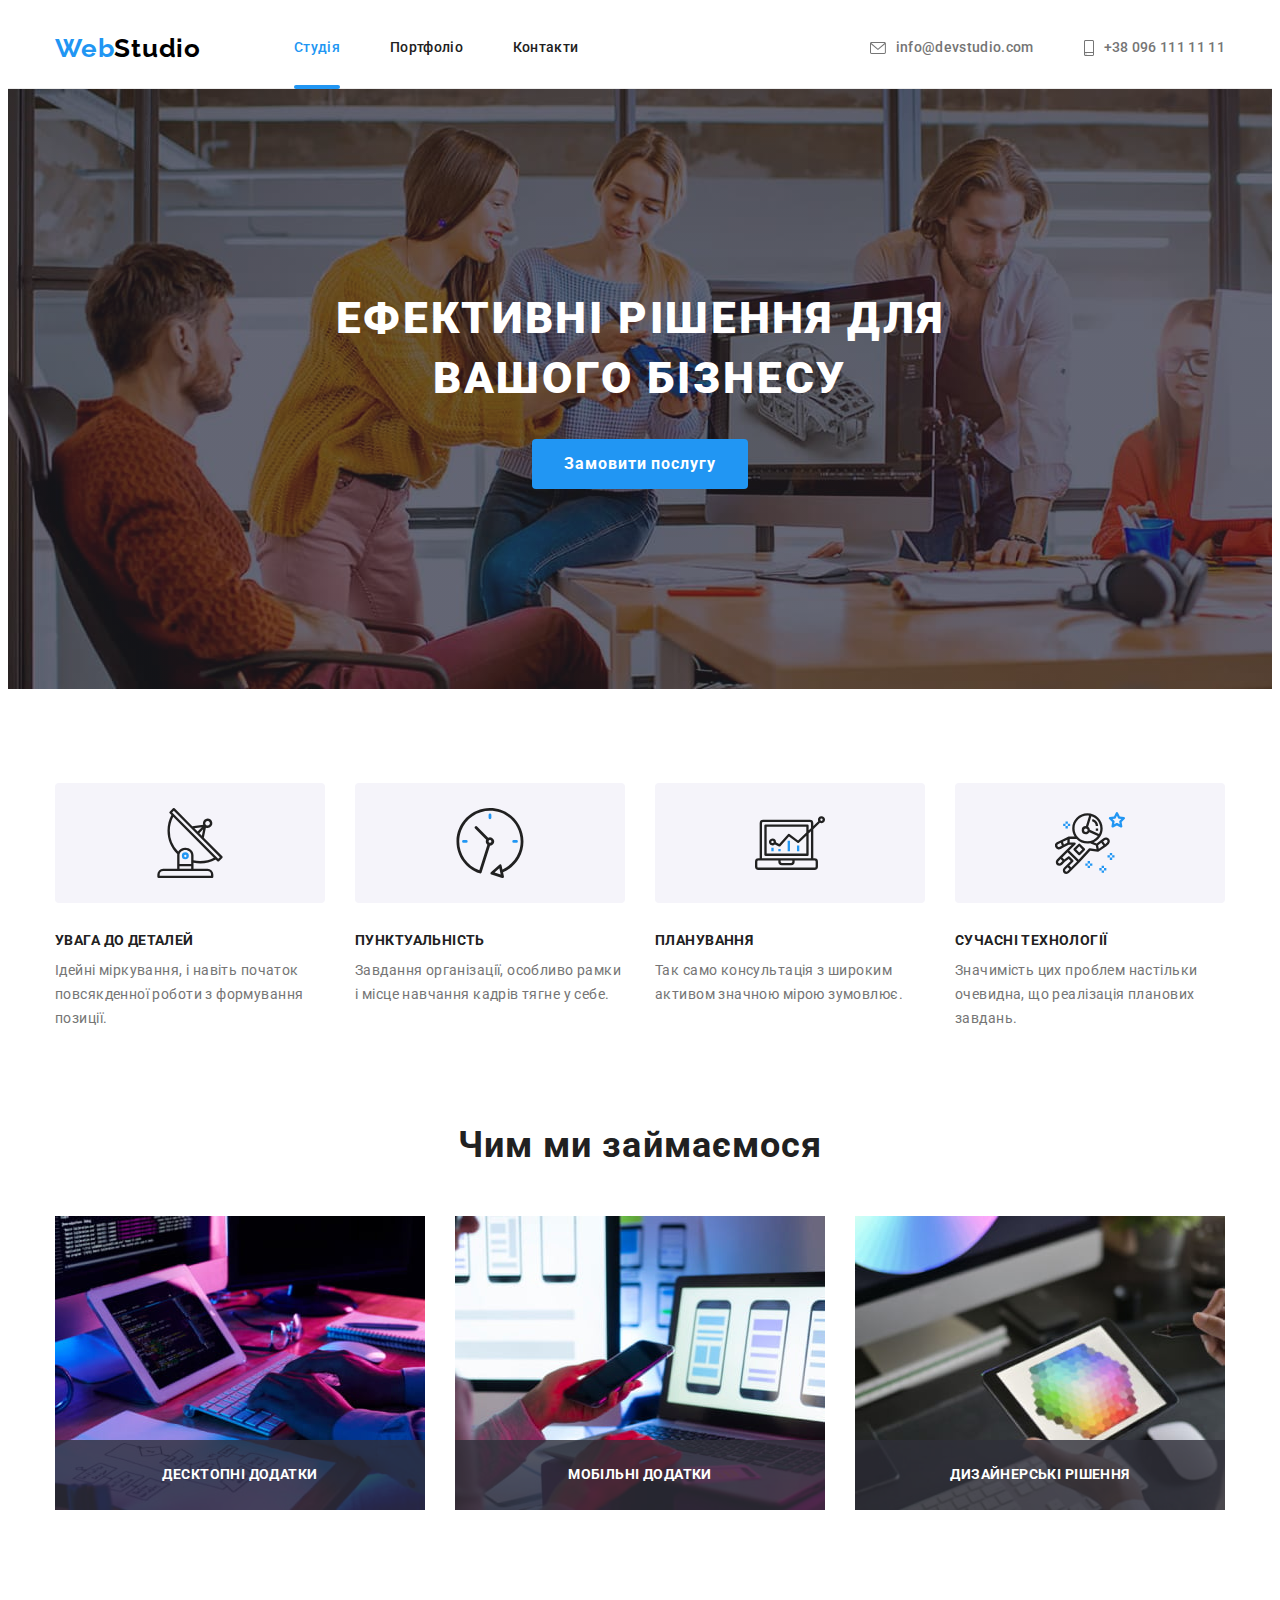
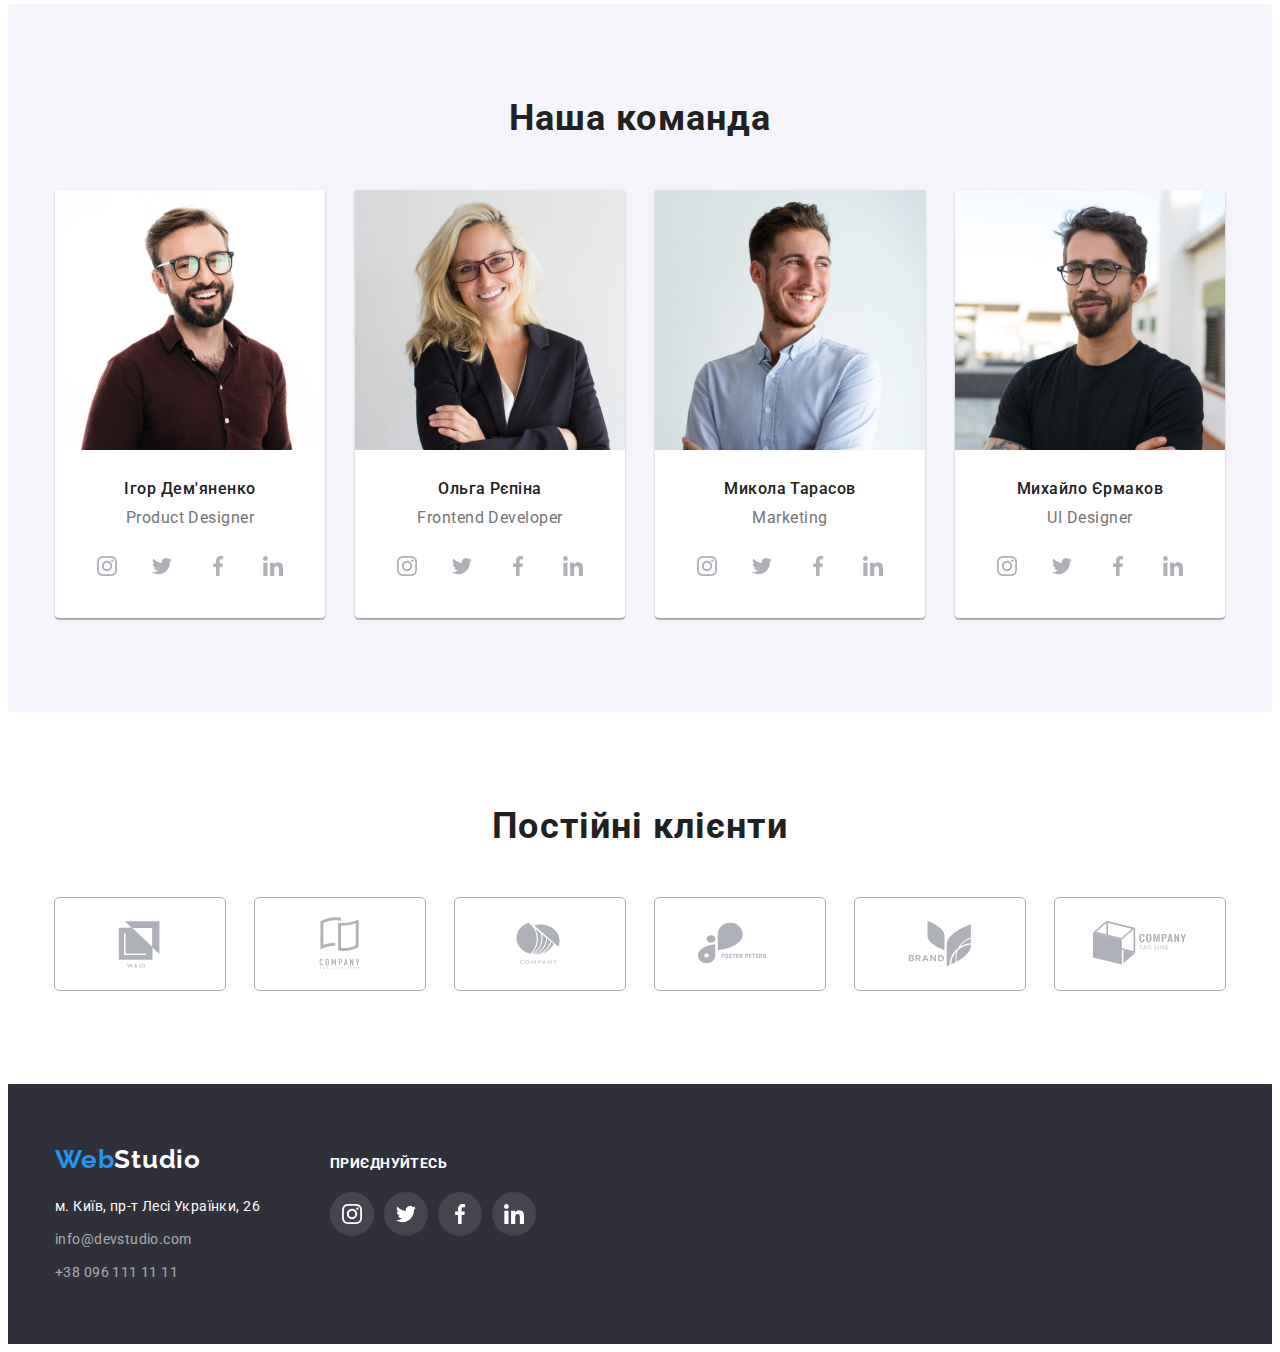
<file: index.html>
<!DOCTYPE html>
<html lang="ua">

<head>
  <meta charset="UTF-8" />
  <meta http-equiv="X-UA-Compatible" content="IE=edge" />
  <meta name="viewport" content="width=device-width, initial-scale=1.0" />
  <title>Web Studio</title>
  <link rel="preconnect" href="https://fonts.googleapis.com" />
  <link rel="preconnect" href="https://fonts.gstatic.com" crossorigin />
  <link href="https://fonts.googleapis.com/css2?family=Raleway:wght@700&family=Roboto:wght@400;500;700;900&display=swap"
    rel="stylesheet" />

  <link rel="stylesheet" href="https://cdnjs.cloudflare.com/ajax/libs/modern-normalize/1.1.0/modern-normalize.min.css"
    integrity="sha512-wpPYUAdjBVSE4KJnH1VR1HeZfpl1ub8YT/NKx4PuQ5NmX2tKuGu6U/JRp5y+Y8XG2tV+wKQpNHVUX03MfMFn9Q=="
    crossorigin="anonymous" referrerpolicy="no-referrer" />

  <link rel="stylesheet" href="./css/styles.css" />
</head>

<body>
  <header>
    <div class="container">
      <nav class="site-nav">
        <a class="logo" href="./index.html">Web<span class="studio-in-logo">Studio</span></a>
        <ul class="site-nav-list">
          <li class="item-nav"><a href="./index.html" class="link current">Студія</a></li>
          <li class="item-nav"><a href="./portfolio.html" class="link">Портфоліо</a></li>
          <li class="item-nav"><a href="#" class="link">Контакти</a></li>
        </ul>

        <ul class="contacts-header-list">
          <li class="item-nav">
            <a href="mailto:info@devstudio.com" class="contacts-header">
              <svg class="envelope" width="16" height="12">
                <use href="./images/icons.svg#icon-envelope"></use>
              </svg>
              info@devstudio.com</a>
          </li>
          <li class="item-nav">
            <a href="tel:+380961111111" class="contacts-header"><svg class="smartphone" width="10" height="16">
                <use href="./images/icons.svg#icon-smartphone"></use>
              </svg>+38 096 111 11 11</a>
          </li>
        </ul>
      </nav>
    </div>
  </header>

  <main>
    <!-- Герой -->
    <section class="hero">
      <div class="container">
        <h1 class="hero-title">Ефективні рішення для вашого бізнесу</h1>
        <button data-modal-open type="button" class="button-main">Замовити послугу</button>
      </div>
    </section>
    <!-- Чому ми? -->
    <section class="section">
      <div class="container">
        <h2 class="hidden">Чому ми?</h2>
        <ul class="preferences">
          <li class="item-preferences">
            <div class="item-bckg-preferences">
              <svg width="70" height="70">
                <use href="./images/icons.svg#icon-antenna-1"></use>
              </svg>
            </div>
            <h3 class="section-preferences-title">Увага до деталей</h3>
            <p class="section-preferences-paragraph">
              Ідейні міркування, і навіть початок повсякденної роботи з формування позиції.
            </p>
          </li>
          <li class="item-preferences">
            <div class="item-bckg-preferences">
              <svg width="70" height="70">
                <use href="./images/icons.svg#icon-clock-1"></use>
              </svg>
            </div>
            <h3 class="section-preferences-title">Пунктуальність</h3>
            <p class="section-preferences-paragraph">
              Завдання організації, особливо рамки і місце навчання кадрів тягне у себе.
            </p>
          </li>
          <li class="item-preferences">
            <div class="item-bckg-preferences">
              <svg width="70" height="70">
                <use href="./images/icons.svg#icon-diagram-1"></use>
              </svg>
            </div>
            <h3 class="section-preferences-title">Планування</h3>
            <p class="section-preferences-paragraph">
              Так само консультація з широким активом значною мірою зумовлює.
            </p>
          </li>
          <li class="item-preferences">
            <div class="item-bckg-preferences">
              <svg width="70" height="70">
                <use href="./images/icons.svg#icon-astronaut-1"></use>
              </svg>
            </div>
            <h3 class="section-preferences-title">Сучасні технології</h3>
            <p class="section-preferences-paragraph">
              Значимість цих проблем настільки очевидна, що реалізація планових завдань.
            </p>
          </li>
        </ul>
      </div>
    </section>

    <!-- Чим ми займаємося -->
    <section class="section what-we-do">
      <div class="container">
        <h2 class="what-we-do-title">Чим ми займаємося</h2>
        <ul class="what-we-do-pics">
          <li class="pic">
            <img src="./images/close-up-image-programer-working-his-desk-office.jpg" alt="Робота програміста"
              width="370" height="294" />
            <div class="pic-overlay">
              <p class="pic-overlay-text">Десктопні додатки</p>
            </div>
          </li>
          <li class="pic">
            <img
              src="./images/web-ui-designers-are-developing-application-smartphones-team-creators-is-working-interface-mobile-phones.jpg"
              alt="Робочий інтерфейс мобільних телефонів" width="370" height="294" />
            <div class="pic-overlay">
              <p class="pic-overlay-text">Мобільні додатки</p>
            </div>
          </li>
          <li class="pic">
            <img src="./images/creative-artist-web-design-with-working-colour-selection-graphic-tablet.jpg"
              alt="Вибір кольору на планшеті" width="370" height="294" />
            <div class="pic-overlay">
              <p class="pic-overlay-text">Дизайнерські рішення</p>
            </div>
          </li>
        </ul>
      </div>
    </section>
    <!-- Наша команда -->
    <section class="section comand">
      <div class="container">
        <h2 class="section-comand-title">Наша команда</h2>
        <ul class="persons-list">
          <li class="person-list-item">
            <article class="card">
              <div class="card-thumb">
                <img class="card-image" src="./images/ihor-demyanenko.jpg" alt="Ігор Дем'яненко" width="270"
                  height="260" />
              </div>
              <div class="card-content">
                <h3 class="person-name">Ігор Дем'яненко</h3>
                <p class="person-position">Product Designer</p>

                <ul class="social-networks">
                  <li>
                    <a class="social-network-icon-bg" href="" aria-label="Instagram icon">
                      <svg class="social-network-icon">
                        <use href="./images/icons.svg#icon-instagram-2"></use>
                      </svg>
                    </a>
                  </li>
                  <li>
                    <a class="social-network-icon-bg" href="" aria-label="Twitter icon">
                      <svg class="social-network-icon">
                        <use href="./images/icons.svg#icon-twitter-1"></use>
                      </svg>
                    </a>
                  </li>
                  <li>
                    <a class="social-network-icon-bg" href="" aria-label="Facebook icon">
                      <svg class="social-network-icon">
                        <use href="./images/icons.svg#icon-facebook-1"></use>
                      </svg>
                    </a>
                  </li>
                  <li>
                    <a class="social-network-icon-bg" href="" aria-label="LinkedIN icon">
                      <svg class="social-network-icon">
                        <use href="./images/icons.svg#icon-linkedin-1"></use>
                      </svg>
                    </a>
                  </li>
                </ul>
              </div>
            </article>
          </li>
          <li class="person-list-item">
            <article class="card">
              <div class="card-thumb">
                <img class="card-image" src="./images/olha-repina.jpg" alt="Ольга Рєпіна" width="270" height="260" />
              </div>
              <div class="card-content">
                <h3 class="person-name">Ольга Рєпіна</h3>
                <p class="person-position">Frontend Developer</p>
                <ul class="social-networks">
                  <li>
                    <a class="social-network-icon-bg" href="" aria-label="Instagram icon">
                      <svg class="social-network-icon">
                        <use href="./images/icons.svg#icon-instagram-2"></use>
                      </svg>
                    </a>
                  </li>
                  <li>
                    <a class="social-network-icon-bg" href="" aria-label="Twitter icon">
                      <svg class="social-network-icon">
                        <use href="./images/icons.svg#icon-twitter-1"></use>
                      </svg>
                    </a>
                  </li>
                  <li>
                    <a class="social-network-icon-bg" href="" aria-label="Facebook icon">
                      <svg class="social-network-icon">
                        <use href="./images/icons.svg#icon-facebook-1"></use>
                      </svg>
                    </a>
                  </li>
                  <li>
                    <a class="social-network-icon-bg" href="" aria-label="LinkedIN icon">
                      <svg class="social-network-icon">
                        <use href="./images/icons.svg#icon-linkedin-1"></use>
                      </svg>
                    </a>
                  </li>
                </ul>
              </div>
            </article>
          </li>
          <li class="person-list-item">
            <article class="card">
              <div class="card-thumb">
                <img class="card-image" src="./images/mykola-tarasov.jpg" alt="Микола Тарасов" width="270"
                  height="260" />
              </div>
              <div class="card-content">
                <h3 class="person-name">Микола Тарасов</h3>
                <p class="person-position">Marketing</p>
                <ul class="social-networks">
                  <li>
                    <a class="social-network-icon-bg" href="" aria-label="Instagram icon">
                      <svg class="social-network-icon">
                        <use href="./images/icons.svg#icon-instagram-2"></use>
                      </svg>
                    </a>
                  </li>
                  <li>
                    <a class="social-network-icon-bg" href="" aria-label="Twitter icon">
                      <svg class="social-network-icon">
                        <use href="./images/icons.svg#icon-twitter-1"></use>
                      </svg>
                    </a>
                  </li>
                  <li>
                    <a class="social-network-icon-bg" href="" aria-label="Facebook icon">
                      <svg class="social-network-icon">
                        <use href="./images/icons.svg#icon-facebook-1"></use>
                      </svg>
                    </a>
                  </li>
                  <li>
                    <a class="social-network-icon-bg" href="" aria-label="LinkedIN icon">
                      <svg class="social-network-icon">
                        <use href="./images/icons.svg#icon-linkedin-1"></use>
                      </svg>
                    </a>
                  </li>
                </ul>
              </div>
            </article>
          </li>

          <li class="person-list-item">
            <article class="card">
              <div class="card-thumb">
                <img class="card-image" src="./images/mykhailo-yermakov.jpg" alt="Михайло Єрмаков" width="270"
                  height="260" />
              </div>
              <div class="card-content">
                <h3 class="person-name">Михайло Єрмаков</h3>
                <p class="person-position">UI Designer</p>
                <ul class="social-networks">
                  <li>
                    <a class="social-network-icon-bg" href="" aria-label="Instagram icon">
                      <svg class="social-network-icon">
                        <use href="./images/icons.svg#icon-instagram-2"></use>
                      </svg>
                    </a>
                  </li>
                  <li>
                    <a class="social-network-icon-bg" href="" aria-label="Twitter icon">
                      <svg class="social-network-icon">
                        <use href="./images/icons.svg#icon-twitter-1"></use>
                      </svg>
                    </a>
                  </li>
                  <li>
                    <a class="social-network-icon-bg" href="" aria-label="Facebook icon">
                      <svg class="social-network-icon">
                        <use href="./images/icons.svg#icon-facebook-1"></use>
                      </svg>
                    </a>
                  </li>
                  <li>
                    <a class="social-network-icon-bg" href="" aria-label="LinkedIN icon">
                      <svg class="social-network-icon">
                        <use href="./images/icons.svg#icon-linkedin-1"></use>
                      </svg>
                    </a>
                  </li>
                </ul>
              </div>
            </article>
          </li>
        </ul>
      </div>
    </section>
  </main>
  <!-- постійні клієнти -->
  <section class="section">
    <div class="container">
      <h2 class="clients">Постійні клієнти</h2>
      <ul class="clients-list">
        <li>
          <a class="client-logo-border" href="" aria-label="Client 1 logo">
            <svg class="client-logo">
              <use href="./images/icons.svg#icon-client1-logo"></use>
            </svg>
          </a>
        </li>
        <li>
          <a class="client-logo-border" href="" aria-label="Client 2 logo">
            <svg class="client-logo">
              <use href="./images/icons.svg#icon-client2-logo"></use>
            </svg>
          </a>
        </li>
        <li>
          <a class="client-logo-border" href="" aria-label="Client 3 logo">
            <svg class="client-logo">
              <use href="./images/icons.svg#icon-client3-logo"></use>
            </svg>
          </a>
        </li>
        <li>
          <a class="client-logo-border" href="" aria-label="Client 4 logo">
            <svg class="client-logo">
              <use href="./images/icons.svg#icon-client4-logo"></use>
            </svg>
          </a>
        </li>
        <li>
          <a class="client-logo-border" href="" aria-label="Client 5 logo">
            <svg class="client-logo">
              <use href="./images/icons.svg#icon-client5-logo"></use>
            </svg>
          </a>
        </li>
        <li>
          <a class="client-logo-border" href="" aria-label="Client 6 logo">
            <svg class="client-logo">
              <use href="./images/icons.svg#icon-client6-logo"></use>
            </svg>
          </a>
        </li>
      </ul>
    </div>
  </section>
  <!-- footer -->
  <footer>
    <div class="container">
      <div>
        <a href="./index.html" class="logo">Web<span class="studio-in-logo">Studio</span></a>
        <address>
          <ul class="adress">
            <li>
              <a href="https://goo.gl/maps/iofiTU59HQpdBfTx5" rel="noopener norefferer nofollow" target="blank"
                class="address-link">м. Київ, пр-т Лесі Українки, 26
              </a>
            </li>
            <li>
              <a href="mailto:info@devstudio.com" class="address-mail">info@devstudio.com</a>
            </li>
            <li>
              <a href="tel:+380961111111" class="address-tel">+38 096 111 11 11</a>
            </li>
          </ul>
        </address>
      </div>
      <div class="social">
        <p>Приєднуйтесь</p>
        <ul class="social-networks-footer">
          <li class="social-networks-footer-link">
            <a class="social-network-icon-bg-footer" href="" aria-label="Instagram icon">
              <svg class="social-network-icon-footer">
                <use href="./images/icons.svg#icon-instagram-2"></use>
              </svg>
            </a>
          </li>
          <li class="social-networks-footer-link">
            <a class="social-network-icon-bg-footer" href="" aria-label="Twitter icon">
              <svg class="social-network-icon-footer">
                <use href="./images/icons.svg#icon-twitter-1"></use>
              </svg>
            </a>
          </li>
          <li class="social-networks-footer-link">
            <a class="social-network-icon-bg-footer" href="" aria-label="Facebook icon">
              <svg class="social-network-icon-footer">
                <use href="./images/icons.svg#icon-facebook-1"></use>
              </svg>
            </a>
          </li>
          <li class="social-networks-footer-link">
            <a class="social-network-icon-bg-footer" href="" aria-label="LinkedIN icon">
              <svg class="social-network-icon-footer">
                <use href="./images/icons.svg#icon-linkedin-1"></use>
              </svg>
            </a>
          </li>
        </ul>
      </div>
    </div>
  </footer>
  <!-- Модалка -->
  <div class="backdrop is-hidden" data-modal>
    <div class="modal">
      <button class="button-close" data-modal-close>
        <svg class="close-icon" width="11px" height="11px">
          <use href="./images/icons.svg#close"></use>
        </svg>
      </button>
    </div>
  </div>
  <script src="./js/modal.js"></script>
</body>

</html>
</file>
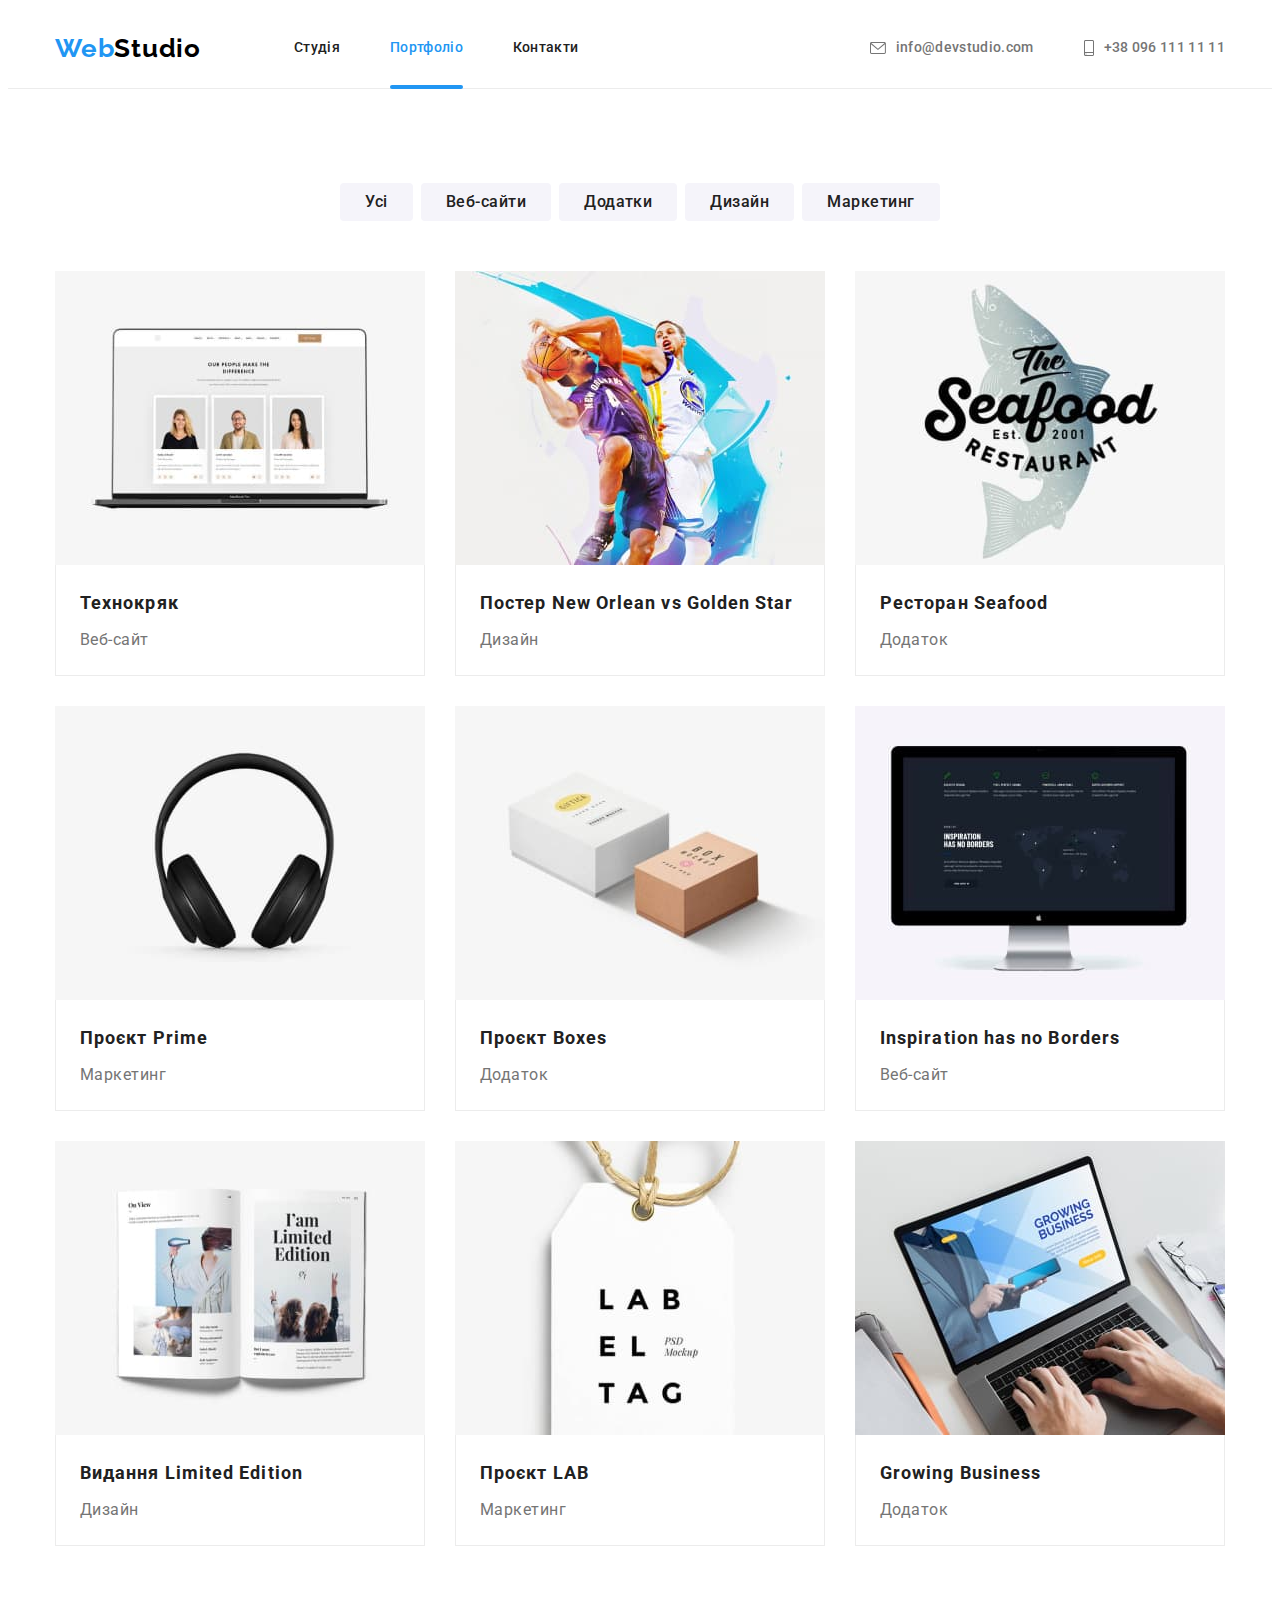
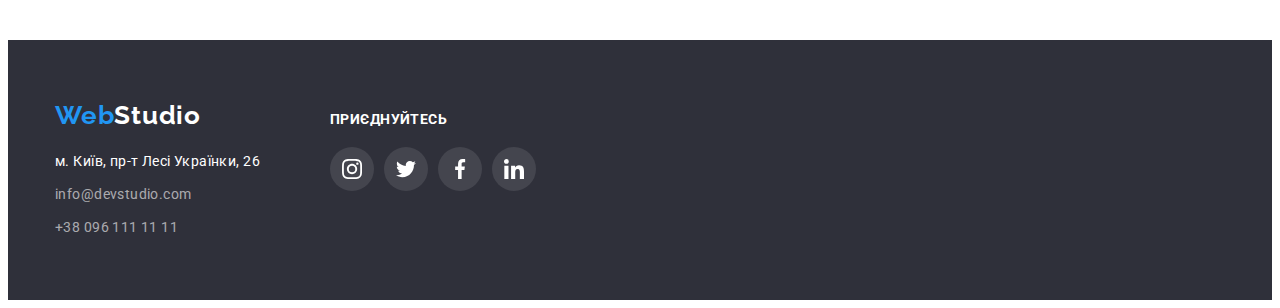
<file: portfolio.html>
<!DOCTYPE html>
<html lang="ua">

<head>
  <meta charset="UTF-8" />
  <meta http-equiv="X-UA-Compatible" content="IE=edge" />
  <meta name="viewport" content="width=device-width, initial-scale=1.0" />
  <title>Web Studio</title>
  <link rel="preconnect" href="https://fonts.googleapis.com" />
  <link rel="preconnect" href="https://fonts.gstatic.com" crossorigin />
  <link href="https://fonts.googleapis.com/css2?family=Raleway:wght@700&family=Roboto:wght@400;500;700;900&display=swap"
    rel="stylesheet" />

  <link rel="stylesheet" href="https://cdnjs.cloudflare.com/ajax/libs/modern-normalize/1.1.0/modern-normalize.min.css"
    integrity="sha512-wpPYUAdjBVSE4KJnH1VR1HeZfpl1ub8YT/NKx4PuQ5NmX2tKuGu6U/JRp5y+Y8XG2tV+wKQpNHVUX03MfMFn9Q=="
    crossorigin="anonymous" referrerpolicy="no-referrer" />

  <link rel="stylesheet" href="./css/styles.css" />
</head>

<body>
  <header>
    <div class="container">
      <nav class="site-nav">
        <a class="logo" href="./index.html">Web<span class="studio-in-logo">Studio</span></a>
        <ul class="site-nav-list">
          <li class="item-nav"><a href="./index.html" class="link">Студія</a></li>
          <li class="item-nav"><a href="./portfolio.html" class="link current">Портфоліо</a></li>
          <li class="item-nav"><a href="#" class="link">Контакти</a></li>
        </ul>

        <ul class="contacts-header-list">
          <li class="item-nav">
            <a href="mailto:info@devstudio.com" class="contacts-header">
              <svg class="envelope" width="16" height="12">
                <use href="./images/icons.svg#icon-envelope"></use>
              </svg>info@devstudio.com
            </a>
          </li>
          <li class="item-nav">
            <a href="tel:+380961111111" class="contacts-header"><svg class="smartphone" width="10" height="16">
                <use href="./images/icons.svg#icon-smartphone"></use>
              </svg>+38 096 111 11 11
            </a>
          </li>
        </ul>
      </nav>
    </div>
  </header>

  <main>
    <!-- Наши работы -->
    <section class="section">
      <div class="container">
        <h1 hidden>Наши работы</h1>

        <ul class="buttons">
          <li class="button-filter">
            <button type="button" class="button-filter-content">Усі</button>
          </li>
          <li class="button-filter">
            <button type="button" class="button-filter-content">Веб-сайти</button>
          </li>
          <li class="button-filter">
            <button type="button" class="button-filter-content">Додатки</button>
          </li>
          <li class="button-filter">
            <button type="button" class="button-filter-content">Дизайн</button>
          </li>
          <li class="button-filter">
            <button type="button" class="button-filter-content">Маркетинг</button>
          </li>
        </ul>
      </div>
      <div class="container">
        <ul class="portfolio">
          <li class="item">
            <a class="link-portfolio" href="#">
              <div class="portfolio-card-thumb">
                <img src="./images/portfolio1.jpg" alt="Технокряк" width="370" height="294" />
                <div class="portfolio-card-overlay">
                  <p class="overlay-text">
                    Ресурс пропонує комплексні пропозиції з різним рівнем функціоналу та сервісів.
                    Все це дозволить відвідувачу отримати вичерпні відомості про компанію чи
                    приватну особу.
                  </p>
                </div>
              </div>
              <div class="card-content-potfolio">
                <h2 class="title-portfolio">Технокряк</h2>
                <p class="paragraph-portfolio">Веб-сайт</p>
              </div>
            </a>
          </li>
          <li class="item">
            <a class="link-portfolio" href="#">
              <div class="portfolio-card-thumb">
                <img src="./images/portfolio2.jpg" alt="Постер New Orlean vs Golden Star" width="370" height="294" />
                <div class="portfolio-card-overlay">
                  <p class="overlay-text">
                    Ресурс пропонує комплексні пропозиції з різним рівнем функціоналу та сервісів.
                    Все це дозволить відвідувачу отримати вичерпні відомості про компанію чи
                    приватну особу.
                  </p>
                </div>
              </div>
              <div class="card-content-potfolio">
                <h2 class="title-portfolio">Постер New Orlean vs Golden Star</h2>
                <p class="paragraph-portfolio">Дизайн</p>
              </div>
            </a>
          </li>
          <li class="item">
            <a class="link-portfolio" href="#">
              <div class="portfolio-card-thumb">
                <img src="./images/portfolio3.jpg" alt="Ресторан Seafood" width="370" height="294" />
                <div class="portfolio-card-overlay">
                  <p class="overlay-text">
                    Ресурс пропонує комплексні пропозиції з різним рівнем функціоналу та сервісів.
                    Все це дозволить відвідувачу отримати вичерпні відомості про компанію чи
                    приватну особу.
                  </p>
                </div>
              </div>
              <div class="card-content-potfolio">
                <h2 class="title-portfolio">Ресторан Seafood</h2>
                <p class="paragraph-portfolio">Додаток</p>
              </div>
            </a>
          </li>
          <li class="item">
            <a class="link-portfolio" href="#">
              <div class="portfolio-card-thumb">
                <img src="./images/portfolio4.jpg" alt="Проєкт Prime" width="370" height="294" />
                <div class="portfolio-card-overlay">
                  <p class="overlay-text">
                    Ресурс пропонує комплексні пропозиції з різним рівнем функціоналу та сервісів.
                    Все це дозволить відвідувачу отримати вичерпні відомості про компанію чи
                    приватну особу.
                  </p>
                </div>
              </div>
              <div class="card-content-potfolio">
                <h2 class="title-portfolio">Проєкт Prime</h2>
                <p class="paragraph-portfolio">Маркетинг</p>
              </div>
            </a>
          </li>
          <li class="item">
            <a class="link-portfolio" href="#">
              <div class="portfolio-card-thumb">
                <img src="./images/portfolio5.jpg" alt="Проєкт Boxes" width="370" height="294" />
                <div class="portfolio-card-overlay">
                  <p class="overlay-text">
                    Ресурс пропонує комплексні пропозиції з різним рівнем функціоналу та сервісів.
                    Все це дозволить відвідувачу отримати вичерпні відомості про компанію чи
                    приватну особу.
                  </p>
                </div>
              </div>
              <div class="card-content-potfolio">
                <h2 class="title-portfolio">Проєкт Boxes</h2>
                <p class="paragraph-portfolio">Додаток</p>
              </div>
            </a>
          </li>
          <li class="item">
            <a class="link-portfolio" href="#">
              <div class="portfolio-card-thumb">
                <img src="./images/portfolio6.jpg" alt="Inspiration has no Borders" width="370" height="294" />
                <div class="portfolio-card-overlay">
                  <p class="overlay-text">
                    Ресурс пропонує комплексні пропозиції з різним рівнем функціоналу та сервісів.
                    Все це дозволить відвідувачу отримати вичерпні відомості про компанію чи
                    приватну особу.
                  </p>
                </div>
              </div>
              <div class="card-content-potfolio">
                <h2 class="title-portfolio">Inspiration has no Borders</h2>
                <p class="paragraph-portfolio">Веб-сайт</p>
              </div>
            </a>
          </li>
          <li class="item">
            <a class="link-portfolio" href="#">
              <div class="portfolio-card-thumb">
                <img src="./images/portfolio7.jpg" alt="Видання Limited Edition" width="370" height="294" />
                <div class="portfolio-card-overlay">
                  <p class="overlay-text">
                    Ресурс пропонує комплексні пропозиції з різним рівнем функціоналу та сервісів.
                    Все це дозволить відвідувачу отримати вичерпні відомості про компанію чи
                    приватну особу.
                  </p>
                </div>
              </div>
              <div class="card-content-potfolio">
                <h2 class="title-portfolio">Видання Limited Edition</h2>
                <p class="paragraph-portfolio">Дизайн</p>
              </div>
            </a>
          </li>
          <li class="item">
            <a class="link-portfolio" href="#">
              <div class="portfolio-card-thumb">
                <img src="./images/portfolio8.jpg" alt="Проєкт LAB" width="370" height="294" />
                <div class="portfolio-card-overlay">
                  <p class="overlay-text">
                    Ресурс пропонує комплексні пропозиції з різним рівнем функціоналу та сервісів.
                    Все це дозволить відвідувачу отримати вичерпні відомості про компанію чи
                    приватну особу.
                  </p>
                </div>
              </div>
              <div class="card-content-potfolio">
                <h2 class="title-portfolio">Проєкт LAB</h2>
                <p class="paragraph-portfolio">Маркетинг</p>
              </div>
            </a>
          </li>
          <li class="item">
            <a class="link-portfolio" href="#">
              <div class="portfolio-card-thumb">
                <img src="./images/portfolio9.jpg" alt="Growing Business" width="370" height="294" />
                <div class="portfolio-card-overlay">
                  <p class="overlay-text">
                    Ресурс пропонує комплексні пропозиції з різним рівнем функціоналу та сервісів.
                    Все це дозволить відвідувачу отримати вичерпні відомості про компанію чи
                    приватну особу.
                  </p>
                </div>
              </div>
              <div class="card-content-potfolio">
                <h2 class="title-portfolio">Growing Business</h2>
                <p class="paragraph-portfolio">Додаток</p>
              </div>
            </a>
          </li>
        </ul>
      </div>
    </section>
  </main>
  <!-- footer -->
  <footer>
    <div class="container">
      <div>
        <a href="./index.html" class="logo">Web<span class="studio-in-logo">Studio</span></a>
        <address>
          <ul class="adress">
            <li>
              <a href="https://goo.gl/maps/iofiTU59HQpdBfTx5" rel="noopener norefferer nofollow" target="blank"
                class="address-link">м. Київ, пр-т Лесі Українки, 26
              </a>
            </li>
            <li>
              <a href="mailto:info@devstudio.com" class="address-mail">info@devstudio.com</a>
            </li>
            <li>
              <a href="tel:+380961111111" class="address-tel">+38 096 111 11 11</a>
            </li>
          </ul>
        </address>
      </div>
      <div class="social">
        <p>Приєднуйтесь</p>
        <ul class="social-networks-footer">
          <li class="social-networks-footer-link">
            <a class="social-network-icon-bg-footer" href="" aria-label="Instagram icon">
              <svg class="social-network-icon-footer">
                <use href="./images/icons.svg#icon-instagram-2"></use>
              </svg>
            </a>
          </li>
          <li class="social-networks-footer-link">
            <a class="social-network-icon-bg-footer" href="" aria-label="Twitter icon">
              <svg class="social-network-icon-footer" width="20" height="20">
                <use href="./images/icons.svg#icon-twitter-1"></use>
              </svg>
            </a>
          </li>
          <li class="social-networks-footer-link">
            <a class="social-network-icon-bg-footer" href="" aria-label="Facebook icon">
              <svg class="social-network-icon-footer">
                <use href="./images/icons.svg#icon-facebook-1"></use>
              </svg>
            </a>
          </li>
          <li class="social-networks-footer-link">
            <a class="social-network-icon-bg-footer" href="" aria-label="LinkedIN icon">
              <svg class="social-network-icon-footer">
                <use href="./images/icons.svg#icon-linkedin-1"></use>
              </svg>
            </a>
          </li>
        </ul>
      </div>
    </div>
  </footer>
</body>

</html>
</file>
<file: css/styles.css>
html {
  box-sizing: border-box;
}

*,
*::before,
*::after {
  box-sizing: inherit;
}

:root {
  --title-text-color: #212121;
  --accent-color: #2196f3;
  --white-color: #ffffff;
  --primary-bg-color: #ffffff;
  --primary-text-color: #757575;
  --footer-adress-text-color: rgba(255, 255, 255, 0.6);
  --foorter-hero-bg-color: #2f303a;
  --section-comand-bg-color: #f5f4fa;
  --button-filter-non-active-color: #f5f4fa;
  --button-filter-active-color: #2196f3;
  --button-main-active-color: #188ce8;
  --border-color: #ececec;
  --icon-color: #afb1b8;

  --card-set-gap: 30px;
  --card-shadow: 0px 1px 3px rgba(0, 0, 0, 0.12), 0px 1px 1px rgba(0, 0, 0, 0.14),
    0px 2px 1px rgba(0, 0, 0, 0.2);
  --button-filter-shadow: 0px 3px 1px rgba(0, 0, 0, 0.1), 0px 1px 2px rgba(0, 0, 0, 0.08),
    0px 2px 2px rgba(0, 0, 0, 0.12);
  --portfolio-card-shadow: 0px 1px 1px rgba(0, 0, 0, 0.12), 0px 4px 4px rgba(0, 0, 0, 0.06),
    1px 4px 6px rgba(0, 0, 0, 0.16);

  --timing-function: cubic-bezier(0.4, 0, 0.2, 1);
}

body {
  font-family: Roboto, sans-serif;
  color: var(--primary-text-color);
  background-color: var(--primary-bg-color);
  letter-spacing: 0.02em;
}

a {
  text-decoration: none;
}
img {
  display: block;
  max-width: 100%;
  height: auto;
}

ul,
h1,
h2,
h3,
p {
  list-style: none;
  padding: 0;
  margin: 0;
}
header {
  border-bottom: 1px solid var(--border-color);
}
header .logo {
  color: var(--accent-color);
  font-family: Raleway;
  font-weight: 700;
  font-size: 26px;
  line-height: 1.19;
  letter-spacing: 0.03em;
}

header .studio-in-logo {
  color: #000000;
}

.container {
  margin-left: auto;
  margin-right: auto;
  padding-left: 15px;
  padding-right: 15px;
  width: 1200px;
  text-align: center;
  /* outline: 2px solid var(--accent-color); */
}

/* Site nav */

.site-nav {
  display: flex;
  align-items: center;
}
.site-nav-list {
  display: flex;
  margin-left: 93px;
}

.site-nav .item-nav:not(:last-child) {
  margin-right: 50px;
}

.site-nav-list .link {
  position: relative;
}

.site-nav-list .current::after {
  content: '';

  position: absolute;
  left: 0;
  bottom: -1px;

  display: block;
  width: 100%;
  height: 4px;
  background-color: var(--accent-color);
  border-radius: 2px;
}

.site-nav .link {
  display: block;
  padding-top: 32px;
  padding-bottom: 32px;

  color: var(--title-text-color);
  font-weight: 500;
  font-size: 14px;
  line-height: 1.14;

  transition: color 250ms var(--timing-function);
}

.site-nav .link.current {
  color: var(--accent-color);
}

.site-nav .link:hover,
.site-nav .link:focus {
  color: var(--accent-color);
}
.contacts-header-list {
  display: flex;
  margin-left: auto;
}
/* .contacts-header-list > .item {
  align-items: center;
} */
/* .contacts-header-list .item + .item {
  margin-left: 0px;
} */

.contacts-header {
  color: var(--primary-text-color);
  font-weight: 500;
  font-size: 14px;
  line-height: 1.14;
  fill: var(--primary-text-color);
  display: flex;
  align-items: center;
  padding-inline-start: 0px;

  transition: color 250ms var(--timing-function);
}
.contacts-header:hover,
.contacts-header:focus {
  color: var(--accent-color);
  fill: var(--accent-color);
}

.envelope,
.smartphone {
  margin-right: 10px;
}

/* Hero */

.hero {
  background-color: var(--foorter-hero-bg-color);
  max-width: 1600px;
  height: 600px;
  background-image: linear-gradient(to right, rgba(47, 48, 58, 0.4), rgba(47, 48, 58, 0.4)),
    url(../images/hero-bckg.jpg);
  margin-left: auto;
  margin-right: auto;
}

.hero-title {
  color: var(--white-color);
  font-weight: 900;
  font-size: 44px;
  line-height: 1.36;
  letter-spacing: 0.06em;
  text-transform: uppercase;

  margin-left: auto;
  margin-right: auto;
  width: 696px;
  margin-bottom: 30px;
  padding-top: 200px;
}

/* buttons */

.button-main {
  color: var(--white-color);
  background-color: var(--accent-color);
  font-family: inherit;
  font-weight: 700;
  font-size: 16px;
  line-height: 1.87;
  letter-spacing: 0.06em;
  cursor: pointer;
  border-radius: 4px;
  padding: 10px 32px;
  min-width: 216px;
  min-height: 50px;
  border: none;

  transition: background-color 250ms var(--timing-function);
}
.button-main:hover,
.button-main:focus {
  background-color: var(--button-main-active-color);
}

.buttons {
  display: flex;
  justify-content: center;
  margin-bottom: 50px;
}
.button-filter-content {
  border-radius: 4px;
}

.button-filter:not(:last-child) {
  display: block;
  margin-right: 8px;
}
.button-filter-content {
  color: var(--title-text-color);
  background-color: var(--button-filter-non-active-color);
  font-family: inherit;
  font-weight: 500;
  font-size: 16px;
  line-height: 1.62;
  letter-spacing: 0.03em;
  cursor: pointer;
  border: none;
  padding: 6px 22px;

  transition: box-shadow 250ms var(--timing-function), color 250ms var(--timing-function),
    background-color 250ms var(--timing-function);
}
.button-filter-content:first-child {
  padding: 6px 25px;
}
.button-filter-content:hover,
.button-filter-content:focus {
  color: var(--white-color);
  background-color: var(--accent-color);
  box-shadow: var(--button-filter-shadow);
}

/* Sections */
.hidden {
  position: absolute;
  width: 1px;
  height: 1px;
  margin: -1px;
  border: 0;
  padding: 0;

  white-space: nowrap;
  clip-path: inset(100%);
  clip: rect(0 0 0 0);
  overflow: hidden;
}
.section {
  padding-top: 94px;
  padding-bottom: 94px;
}

.preferences {
  display: flex;
}

.preferences .item-preferences {
  width: 270px;
  text-align: left;
}
.preferences .item-preferences:not(:last-child) {
  margin-right: var(--card-set-gap);
}

.section-preferences-title {
  color: var(--title-text-color);
  font-weight: 700;
  font-size: 14px;
  line-height: 1.14;
  letter-spacing: 0.03em;
  text-transform: uppercase;
  margin-bottom: 10px;
  margin-top: 30px;
}

.section-preferences-paragraph {
  font-size: 14px;
  line-height: 1.71;
  letter-spacing: 0.03em;
}

.item-bckg-preferences {
  width: 270px;
  height: 120px;
  background-color: var(--section-comand-bg-color);
  display: flex;
  justify-content: center;
  align-items: center;
  border-radius: 4px;
}
/* Чим ми займаємося */
.what-we-do {
  padding-bottom: 94px;
}

.what-we-do-pics {
  display: flex;
  justify-content: center;
}

.what-we-do-pics .pic:not(:last-child) {
  margin-right: var(--card-set-gap);
}

.what-we-do-title,
.section-comand-title,
.clients {
  color: var(--title-text-color);
  font-weight: 700;
  font-size: 36px;
  line-height: 1.16;
  letter-spacing: 0.03em;
  margin-bottom: 50px;
}
.what-we-do {
  padding-top: 0;
}
.comand {
  background-color: var(--section-comand-bg-color);
}
.pic {
  position: relative;
}

.pic-overlay {
  position: absolute;
  bottom: 0;
  display: flex;
  align-items: center;
  justify-content: center;
  width: 100%;
  height: 70px;
  background-color: rgba(47, 48, 58, 0.8);
}

.pic-overlay-text {
  font-style: normal;
  font-weight: 700;
  font-size: 14px;
  line-height: 1.14;
  letter-spacing: 0.03em;
  text-transform: uppercase;
  color: var(--white-color);
}

/* наша команда */
.persons-list {
  display: flex;
  justify-content: center;
}

.person-list-item:not(:last-child) {
  margin-right: var(--card-set-gap);
}

.person-name {
  color: var(--title-text-color);
  font-weight: 500;
  font-size: 16px;
  line-height: 1.18;
  letter-spacing: 0.03em;
  margin-bottom: 10px;
}
.person-position {
  font-size: 16px;
  line-height: 1.18;
  letter-spacing: 0.03em;
  margin-bottom: 16px;
}
.card {
  box-shadow: var(--card-shadow);
  background-color: var(--primary-bg-color);
  border-radius: 0px 0px 4px 4px;
}

.card-content {
  padding: 30px;
}
.card-content-potfolio {
  padding: 20px 24px;
  text-align: left;
  border-bottom: 1px solid var(--border-color);
  border-left: 1px solid var(--border-color);
  border-right: 1px solid var(--border-color);
}
.social-networks {
  display: flex;
  align-items: center;
  justify-content: space-between;
}

.social-network-icon-bg {
  display: flex;
  width: 44px;
  height: 44px;
  border-radius: 50%;
  align-items: center;
  justify-content: center;
  fill: var(--icon-color);

  transition: background-color 250ms var(--timing-function), fill 250ms var(--timing-function);
}

.social-network-icon {
  width: 20px;
  height: 20px;
}

.social-network-icon-bg:hover,
.social-network-icon-bg:focus {
  background-color: #2196f3;
  fill: var(--white-color);
}
/* наші клієнти */
.clients-list {
  display: flex;
}
.clients-list > li:not(:last-child) {
  margin-right: 30px;
}
.client-logo-border {
  display: flex;
  width: 170px;
  height: 92px;
  outline: 1px solid var(--icon-color);
  border-radius: 4px;
  align-items: center;
  justify-content: center;
  fill: var(--icon-color);

  transition: outline 250ms var(--timing-function), fill 250ms var(--timing-function);
}

.client-logo {
  width: 106px;
  height: 60px;
}
.client-logo-border:hover,
.client-logo-border:focus {
  outline: 1px solid var(--accent-color);
  fill: var(--accent-color);
}
/* Портфоліо */

.portfolio {
  display: flex;
  flex-wrap: wrap;
  margin-top: calc(-1 * var(--card-set-gap));
  margin-left: calc(-1 * var(--card-set-gap));
}

.portfolio .item {
  /* width: 370px; 
  width: calc((100% - 60px) / 3); 
  margin-right: 30px;
  margin-bottom: 30px; */
  flex-basis: calc(100% / 3 - var(--card-set-gap));
  margin-top: var(--card-set-gap);
  margin-left: var(--card-set-gap);
}

/* .portfolio .item:nth-child(3n) {
  margin-right: 0;
}

.portfolio .item:nth-last-child(-n + 3) {
  margin-bottom: 0;
} */

.portfolio .item .title-portfolio {
  color: var(--title-text-color);
  font-weight: 700;
  font-size: 18px;
  line-height: 2;
  letter-spacing: 0.06em;
  margin-bottom: 4px;
}

.paragraph-portfolio {
  color: var(--primary-text-color);
  font-size: 16px;
  line-height: 1.87;
  letter-spacing: 0.03em;
}

.portfolio-card-thumb {
  position: relative;
  overflow: hidden;
}
.portfolio-card-overlay {
  position: absolute;
  display: inline-block;
  width: 100%;
  height: 100%;
  top: 0;
  left: 0;
  background-color: rgba(33, 150, 243, 0.9);

  transform: translateY(101%);
  transition: transform 250ms var(--timing-function);
}

.item:hover .portfolio-card-overlay {
  background-color: rgba(33, 150, 243, 0.9);
  transform: translateY(0);
}

.overlay-text {
  position: absolute;
  padding: 63px 24px;
  font-weight: 400;
  font-size: 18px;
  line-height: 1.55;
  letter-spacing: 0.03em;
  color: var(--white-color);
  text-align: left;
}

.item,
.item {
  transition: box-shadow 250ms var(--timing-function);
}

.item:hover,
.item:focus {
  display: block;
  box-shadow: var(--portfolio-card-shadow);
}
/* Footer */

footer {
  background-color: var(--foorter-hero-bg-color);
  padding-top: 60px;
  padding-bottom: 60px;
}

footer .logo {
  color: var(--accent-color);
  font-family: 'Raleway';
  font-weight: 700;
  font-size: 26px;
  line-height: 1.19;
  letter-spacing: 0.03em;
  display: inline-block;
  margin-bottom: 20px;
}

footer .studio-in-logo {
  color: var(--white-color);
}

.address-link {
  color: var(--white-color);
  font-style: normal;
  font-size: 14px;
  line-height: 1.71;
  letter-spacing: 0.03em;
  display: inline-block;
  margin-bottom: 9px;

  transition: color 250ms var(--timing-function);
}

.address-mail {
  display: inline-block;
  margin-bottom: 9px;
}

.address-mail,
.address-tel {
  font-style: normal;
  color: var(--footer-adress-text-color);
  font-size: 14px;
  line-height: 1.71;
  letter-spacing: 0.03em;

  transition: color 250ms var(--timing-function);
}

.address-link:hover,
.address-link:focus,
.address-mail:hover,
.address-mail:focus,
.address-tel:hover,
.address-tel:focus {
  color: var(--accent-color);
}
.social > p {
  color: var(--white-color);
  font-weight: 700;
  font-size: 14px;
  line-height: 1.14;
  letter-spacing: 0.03em;
  text-transform: uppercase;
  margin-bottom: 20px;
}
.social {
  margin-left: 70px;
}
footer {
  display: flex;
  align-items: baseline;
}
footer > .container {
  display: flex;
  align-items: baseline;
  text-align: left;
}
.social-networks-footer {
  display: flex;
  align-items: center;
  justify-content: space-between;
}

.social-network-icon-bg-footer {
  display: flex;
  width: 44px;
  height: 44px;
  border-radius: 50%;
  align-items: center;
  justify-content: center;
  fill: var(--white-color);
  background-color: rgba(255, 255, 255, 0.1);

  transition: background-color 250ms var(--timing-function), fill 250ms var(--timing-function);
}
.social-networks-footer-link:not(:last-child) {
  margin-right: 10px;
}

.social-network-icon-footer {
  width: 20px;
  height: 20px;
}

.social-network-icon-bg-footer:hover,
.social-network-icon-bg-footer:focus {
  background-color: #2196f3;
}

/* Модалка  */

.backdrop {
  position: fixed;
  top: 0;
  left: 0;

  width: 100%;
  height: 100%;

  background-color: rgba(0, 0, 0, 0.2);

  opacity: 1;
  transition: opacity 250ms var(--timing-function);
}

.backdrop.is-hidden {
  opacity: 0;
  pointer-events: none;
  visibility: hidden;
}

.backdrop.is-hidden .modal {
  transform: translate(-50%, -50%) scale(1.2);
}

.modal {
  position: absolute;

  top: 50%;
  left: 50%;

  min-height: 581px;
  min-width: 528px;
  padding: 290px 274px;

  box-shadow: 0px 1px 3px rgba(0, 0, 0, 0.12), 0px 1px 1px rgba(0, 0, 0, 0.14),
    0px 2px 1px rgba(0, 0, 0, 0.2);
  border-radius: 4px;
  background-color: var(--white-color);

  transform: translate(-50%, -50%) scale(1);

  transition: transform 250ms var(--timing-function), opacity 250ms var(--timing-function),
    visibility 250ms var(--timing-function);
}

.button-close {
  position: absolute;
  display: flex;
  align-items: center;
  justify-content: center;
  top: 8px;
  right: 8px;

  padding: 0;
  border-radius: 50%;
  border: 1px solid rgba(0, 0, 0, 0.1);
  background-color: transparent;
  min-height: 30px;
  min-width: 30px;
}

.close-icon {
  display: block;
  fill: #000000;
}

.button-close:hover .close-icon {
  fill: var(--accent-color);
}
</file>
